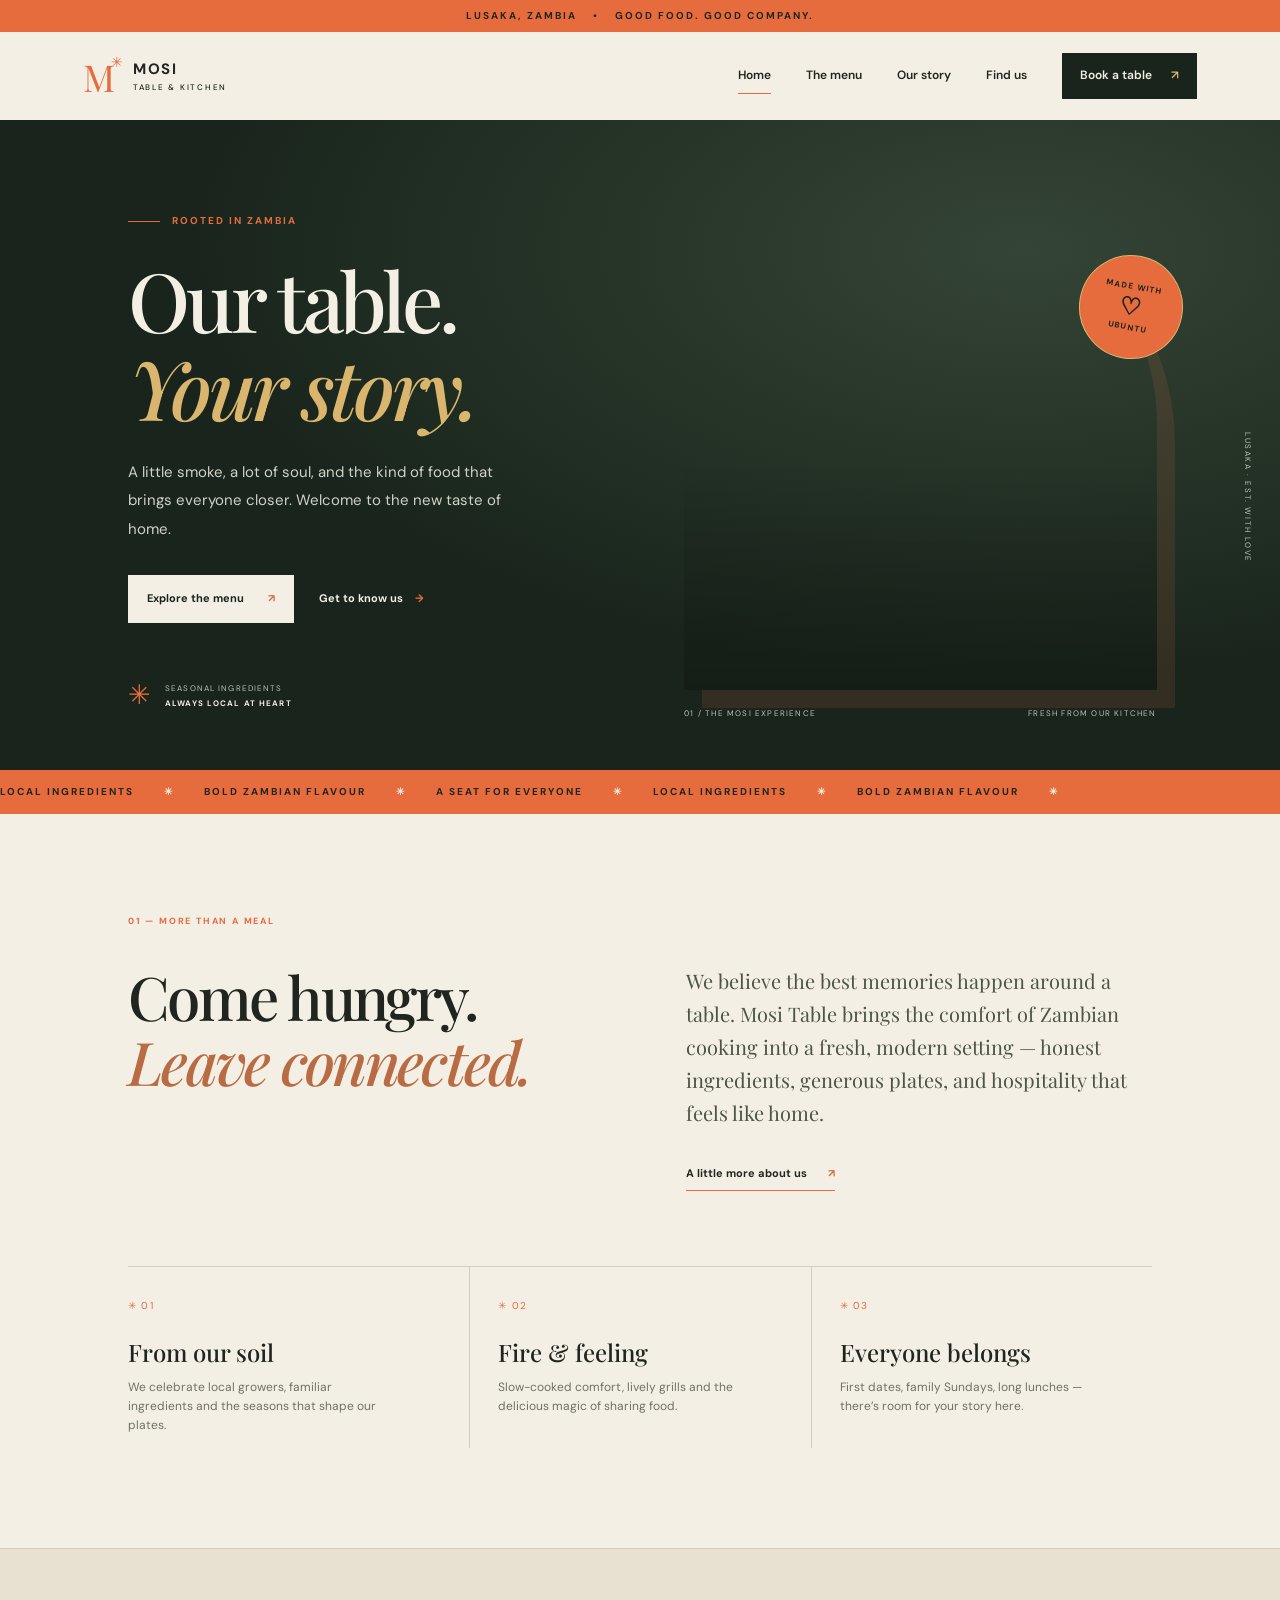
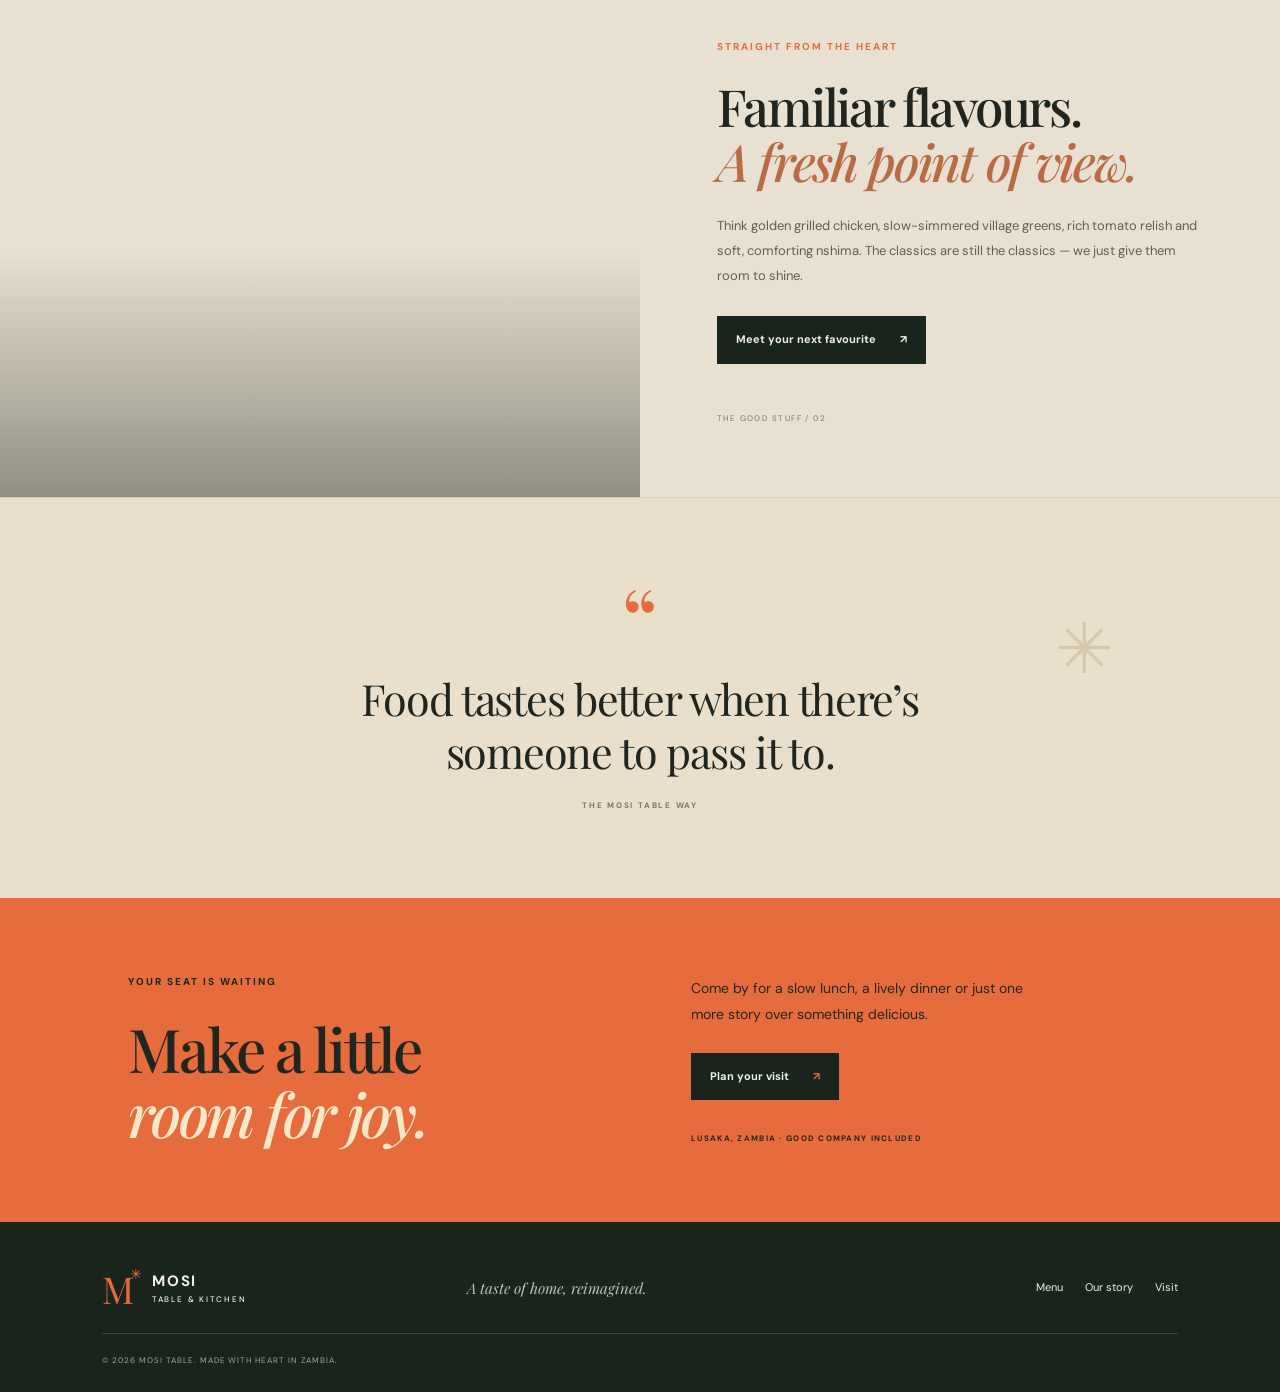
<file: index.html>
<!doctype html>
<html lang="en"><head><meta charset="utf-8"><meta name="viewport" content="width=device-width,initial-scale=1"><meta name="theme-color" content="#19251c"><meta name="description" content="Mosi Table — a contemporary Zambian kitchen celebrating fire, flavour and the generous spirit of home."><title>Mosi Table — A taste of home, reimagined</title><link rel="preconnect" href="https://fonts.googleapis.com"><link href="https://fonts.googleapis.com/css2?family=DM+Sans:wght@400;500;600;700&family=Playfair+Display:wght@500;600;700&display=swap" rel="stylesheet"><link rel="stylesheet" href="assets/css/global.css"><link rel="stylesheet" href="assets/css/home.css"><script defer src="assets/js/main.js"></script></head>
<body data-page="home"><div class="announcement">LUSAKA, ZAMBIA <span>•</span> GOOD FOOD. GOOD COMPANY.</div><header class="site-header"><a class="brand" href="index.html"><span class="brand-mark">M<span>✳</span></span><span>MOSI <small>TABLE & KITCHEN</small></span></a><button class="nav-toggle" aria-label="Open navigation" aria-expanded="false">☰</button><nav class="nav"><a class="active" href="index.html">Home</a><a href="menu.html">The menu</a><a href="story.html">Our story</a><a href="visit.html">Find us</a><a class="nav-cta" href="visit.html#booking">Book a table <span>↗</span></a></nav></header>
<main><section class="hero"><div class="hero-copy"><p class="eyebrow"><span class="eyebrow-line"></span> ROOTED IN ZAMBIA</p><h1>Our table.<br><em>Your story.</em></h1><p class="hero-lede">A little smoke, a lot of soul, and the kind of food that brings everyone closer. Welcome to the new taste of home.</p><div class="hero-actions"><a class="button button-light" href="menu.html">Explore the menu <span>↗</span></a><a class="text-link light-link" href="story.html">Get to know us <span>→</span></a></div><div class="hero-note"><span class="note-star">✳</span><span>SEASONAL INGREDIENTS<br><b>ALWAYS LOCAL AT HEART</b></span></div></div><div class="hero-visual"><div class="hero-photo" role="img" aria-label="A beautifully plated Zambian-inspired meal with grilled vegetables and nshima"></div><div class="photo-stamp"><span>MADE WITH</span><strong>♡</strong><span>UBUNTU</span></div><div class="hero-caption"><span>01 / THE MOSI EXPERIENCE</span><span>FRESH FROM OUR KITCHEN</span></div></div><div class="hero-side-label">LUSAKA · EST. WITH LOVE</div></section>
<section class="ticker" aria-label="Our values"><div>LOCAL INGREDIENTS <span>✳</span> BOLD ZAMBIAN FLAVOUR <span>✳</span> A SEAT FOR EVERYONE <span>✳</span> LOCAL INGREDIENTS <span>✳</span> BOLD ZAMBIAN FLAVOUR <span>✳</span></div></section>
<section class="intro section-pad"><div class="section-kicker">01 — MORE THAN A MEAL</div><div class="intro-grid"><h2>Come hungry.<br><em>Leave connected.</em></h2><div><p class="body-large">We believe the best memories happen around a table. Mosi Table brings the comfort of Zambian cooking into a fresh, modern setting — honest ingredients, generous plates, and hospitality that feels like home.</p><a class="under-link" href="story.html">A little more about us <span>↗</span></a></div></div><div class="value-row"><article><span>✳ 01</span><h3>From our soil</h3><p>We celebrate local growers, familiar ingredients and the seasons that shape our plates.</p></article><article><span>✳ 02</span><h3>Fire & feeling</h3><p>Slow-cooked comfort, lively grills and the delicious magic of sharing food.</p></article><article><span>✳ 03</span><h3>Everyone belongs</h3><p>First dates, family Sundays, long lunches — there’s room for your story here.</p></article></div></section>
<section class="dish-feature"><div class="dish-photo" role="img" aria-label="Zambian meal with nshima, greens and grilled chicken"></div><div class="dish-copy"><p class="eyebrow">STRAIGHT FROM THE HEART</p><h2>Familiar flavours.<br><em>A fresh point of view.</em></h2><p>Think golden grilled chicken, slow-simmered village greens, rich tomato relish and soft, comforting nshima. The classics are still the classics — we just give them room to shine.</p><a class="button button-dark" href="menu.html">Meet your next favourite <span>↗</span></a><span class="dish-number">THE GOOD STUFF / 02</span></div></section>
<section class="quote-band"><span class="quote-mark">“</span><blockquote>Food tastes better when there’s<br>someone to pass it to.</blockquote><p>THE MOSI TABLE WAY</p><span class="quote-flower">✳</span></section>
<section class="visit-strip"><div><p class="eyebrow">YOUR SEAT IS WAITING</p><h2>Make a little<br><em>room for joy.</em></h2></div><div class="visit-details"><p>Come by for a slow lunch, a lively dinner or just one more story over something delicious.</p><a class="button button-light" href="visit.html#booking">Plan your visit <span>↗</span></a><span class="visit-address">LUSAKA, ZAMBIA · GOOD COMPANY INCLUDED</span></div></section></main>
<footer class="footer"><a class="brand footer-brand" href="index.html"><span class="brand-mark">M<span>✳</span></span><span>MOSI <small>TABLE & KITCHEN</small></span></a><p>A taste of home, reimagined.</p><div class="footer-links"><a href="menu.html">Menu</a><a href="story.html">Our story</a><a href="visit.html">Visit</a></div><small>© <span data-year></span> MOSI TABLE. MADE WITH HEART IN ZAMBIA.</small></footer></body></html>
</file>
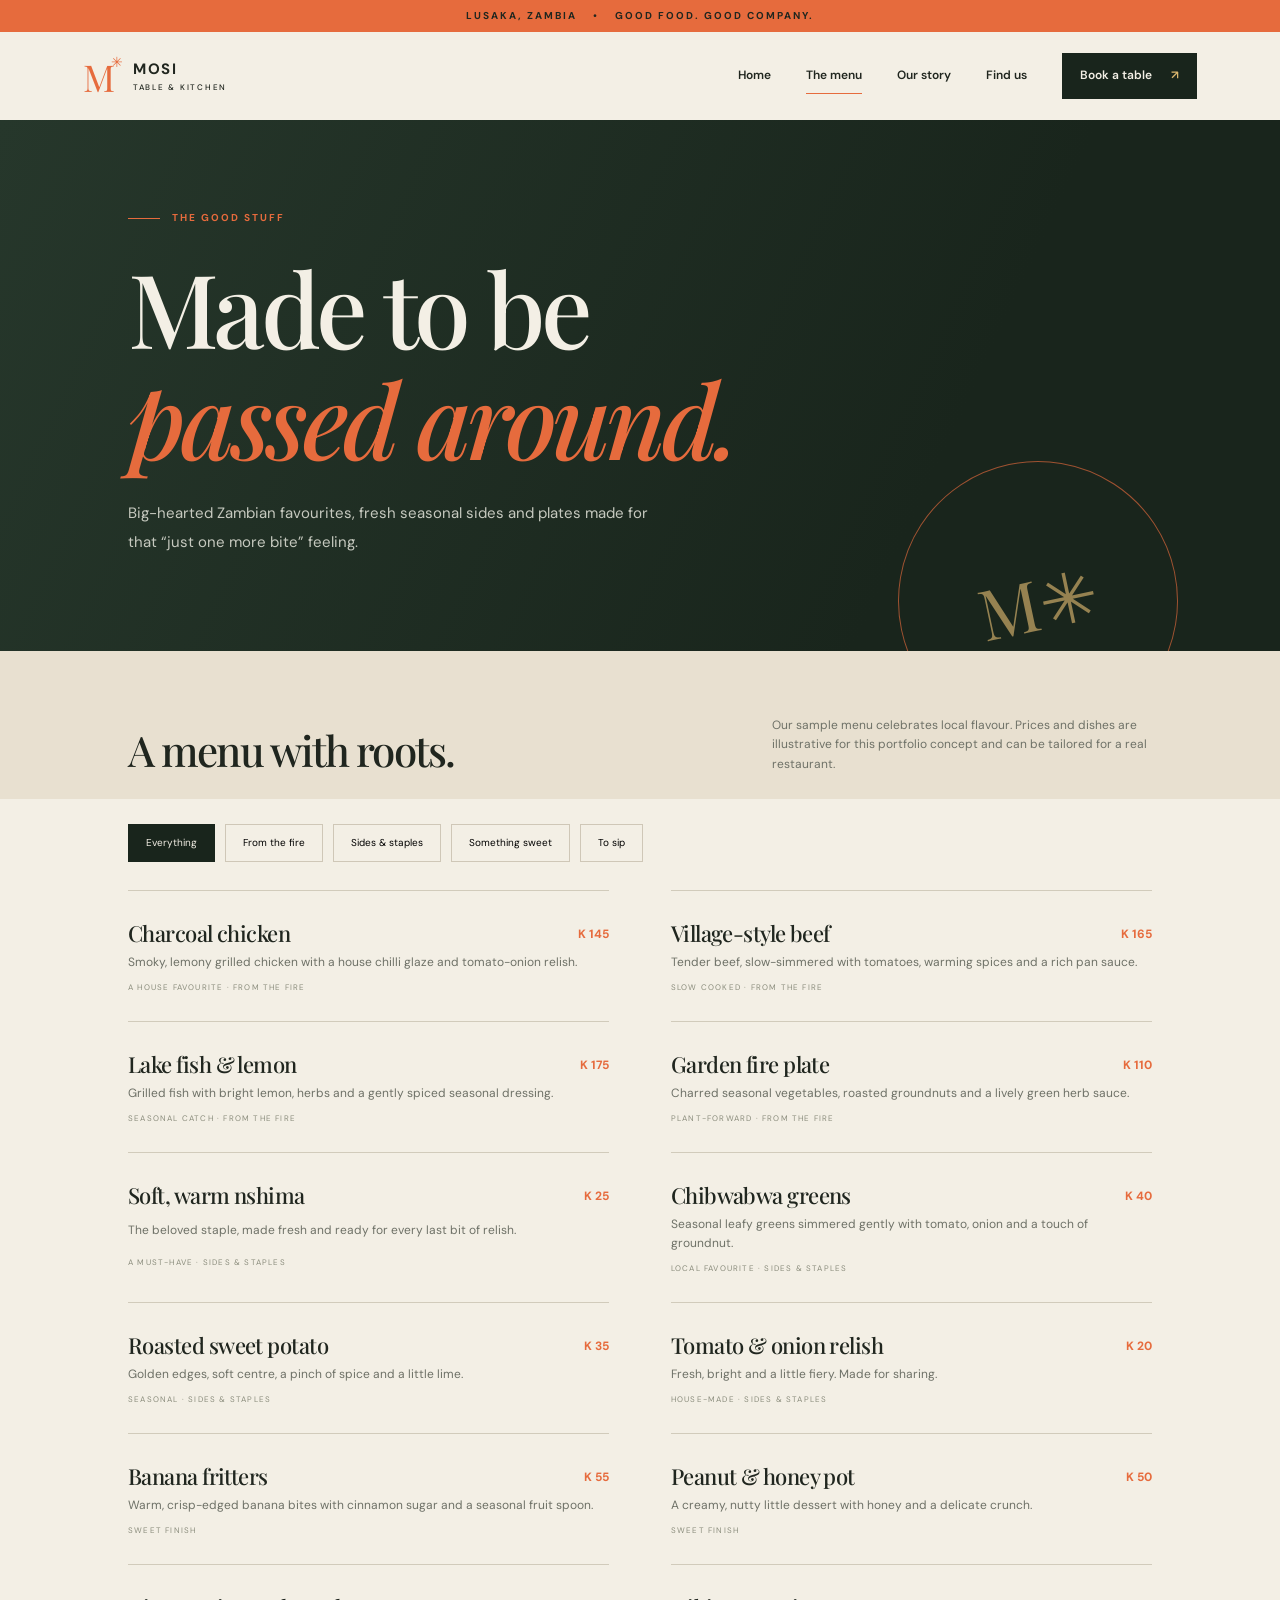
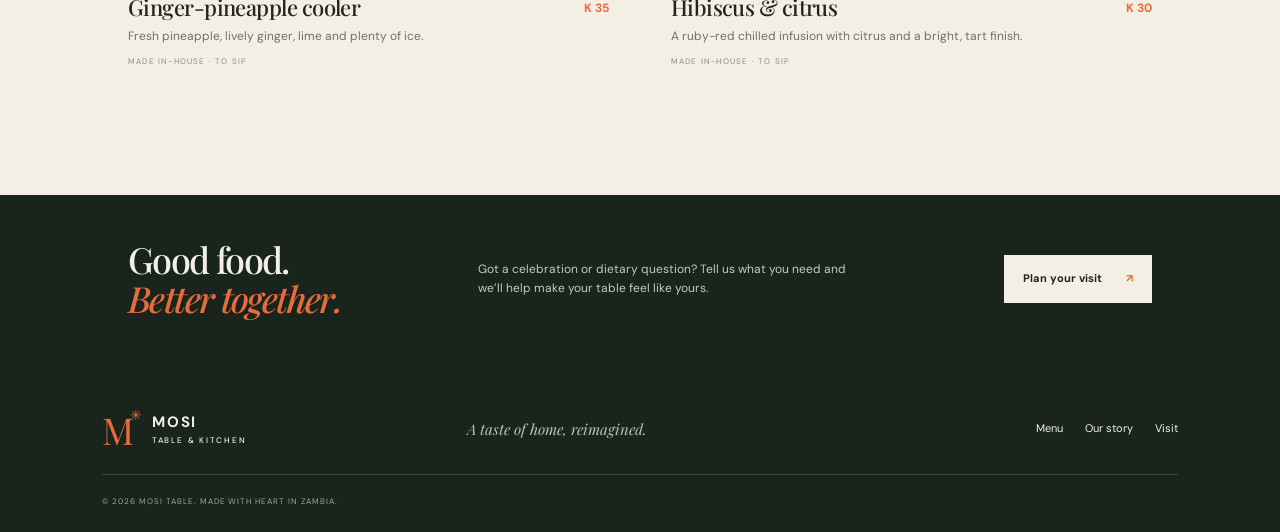
<file: menu.html>
<!doctype html><html lang="en"><head><meta charset="utf-8"><meta name="viewport" content="width=device-width,initial-scale=1"><meta name="description" content="Explore the Mosi Table menu: Zambian favourites, fire-kissed plates and something sweet."><title>The Menu — Mosi Table</title><link href="https://fonts.googleapis.com/css2?family=DM+Sans:wght@400;500;600;700&family=Playfair+Display:wght@500;600;700&display=swap" rel="stylesheet"><link rel="stylesheet" href="assets/css/global.css"><link rel="stylesheet" href="assets/css/menu.css"><script defer src="assets/js/main.js"></script></head><body data-page="menu"><div class="announcement">LUSAKA, ZAMBIA <span>•</span> GOOD FOOD. GOOD COMPANY.</div><header class="site-header"><a class="brand" href="index.html"><span class="brand-mark">M<span>✳</span></span><span>MOSI <small>TABLE & KITCHEN</small></span></a><button class="nav-toggle" aria-label="Open navigation" aria-expanded="false">☰</button><nav class="nav"><a href="index.html">Home</a><a class="active" href="menu.html">The menu</a><a href="story.html">Our story</a><a href="visit.html">Find us</a><a class="nav-cta" href="visit.html#booking">Book a table <span>↗</span></a></nav></header><main><section class="page-hero"><p class="eyebrow"><span class="eyebrow-line"></span> THE GOOD STUFF</p><h1>Made to be<br><em>passed around.</em></h1><p>Big-hearted Zambian favourites, fresh seasonal sides and plates made for that “just one more bite” feeling.</p><div class="page-orbit">M✳</div></section><section class="menu-intro"><h2>A menu with roots.</h2><p>Our sample menu celebrates local flavour. Prices and dishes are illustrative for this portfolio concept and can be tailored for a real restaurant.</p></section><section class="menu-board"><div class="menu-tabs" role="group" aria-label="Filter menu categories"><button class="active" data-filter="all" aria-pressed="true">Everything</button><button data-filter="plates" aria-pressed="false">From the fire</button><button data-filter="sides" aria-pressed="false">Sides & staples</button><button data-filter="sweet" aria-pressed="false">Something sweet</button><button data-filter="drinks" aria-pressed="false">To sip</button></div><div class="menu-grid"><article class="menu-item" data-category="plates"><h3>Charcoal chicken</h3><span class="price">K 145</span><p>Smoky, lemony grilled chicken with a house chilli glaze and tomato-onion relish.</p><span class="tag">A house favourite · From the fire</span></article><article class="menu-item" data-category="plates"><h3>Village-style beef</h3><span class="price">K 165</span><p>Tender beef, slow-simmered with tomatoes, warming spices and a rich pan sauce.</p><span class="tag">Slow cooked · From the fire</span></article><article class="menu-item" data-category="plates"><h3>Lake fish & lemon</h3><span class="price">K 175</span><p>Grilled fish with bright lemon, herbs and a gently spiced seasonal dressing.</p><span class="tag">Seasonal catch · From the fire</span></article><article class="menu-item" data-category="plates"><h3>Garden fire plate</h3><span class="price">K 110</span><p>Charred seasonal vegetables, roasted groundnuts and a lively green herb sauce.</p><span class="tag">Plant-forward · From the fire</span></article><article class="menu-item" data-category="sides"><h3>Soft, warm nshima</h3><span class="price">K 25</span><p>The beloved staple, made fresh and ready for every last bit of relish.</p><span class="tag">A must-have · Sides & staples</span></article><article class="menu-item" data-category="sides"><h3>Chibwabwa greens</h3><span class="price">K 40</span><p>Seasonal leafy greens simmered gently with tomato, onion and a touch of groundnut.</p><span class="tag">Local favourite · Sides & staples</span></article><article class="menu-item" data-category="sides"><h3>Roasted sweet potato</h3><span class="price">K 35</span><p>Golden edges, soft centre, a pinch of spice and a little lime.</p><span class="tag">Seasonal · Sides & staples</span></article><article class="menu-item" data-category="sides"><h3>Tomato & onion relish</h3><span class="price">K 20</span><p>Fresh, bright and a little fiery. Made for sharing.</p><span class="tag">House-made · Sides & staples</span></article><article class="menu-item" data-category="sweet"><h3>Banana fritters</h3><span class="price">K 55</span><p>Warm, crisp-edged banana bites with cinnamon sugar and a seasonal fruit spoon.</p><span class="tag">Sweet finish</span></article><article class="menu-item" data-category="sweet"><h3>Peanut & honey pot</h3><span class="price">K 50</span><p>A creamy, nutty little dessert with honey and a delicate crunch.</p><span class="tag">Sweet finish</span></article><article class="menu-item" data-category="drinks"><h3>Ginger-pineapple cooler</h3><span class="price">K 35</span><p>Fresh pineapple, lively ginger, lime and plenty of ice.</p><span class="tag">Made in-house · To sip</span></article><article class="menu-item" data-category="drinks"><h3>Hibiscus & citrus</h3><span class="price">K 30</span><p>A ruby-red chilled infusion with citrus and a bright, tart finish.</p><span class="tag">Made in-house · To sip</span></article></div></section><section class="menu-note"><h2>Good food.<br><em>Better together.</em></h2><p>Got a celebration or dietary question? Tell us what you need and we’ll help make your table feel like yours.</p><a class="button button-light" href="visit.html#booking">Plan your visit <span>↗</span></a></section></main><footer class="footer"><a class="brand footer-brand" href="index.html"><span class="brand-mark">M<span>✳</span></span><span>MOSI <small>TABLE & KITCHEN</small></span></a><p>A taste of home, reimagined.</p><div class="footer-links"><a href="menu.html">Menu</a><a href="story.html">Our story</a><a href="visit.html">Visit</a></div><small>© <span data-year></span> MOSI TABLE. MADE WITH HEART IN ZAMBIA.</small></footer></body></html>
</file>
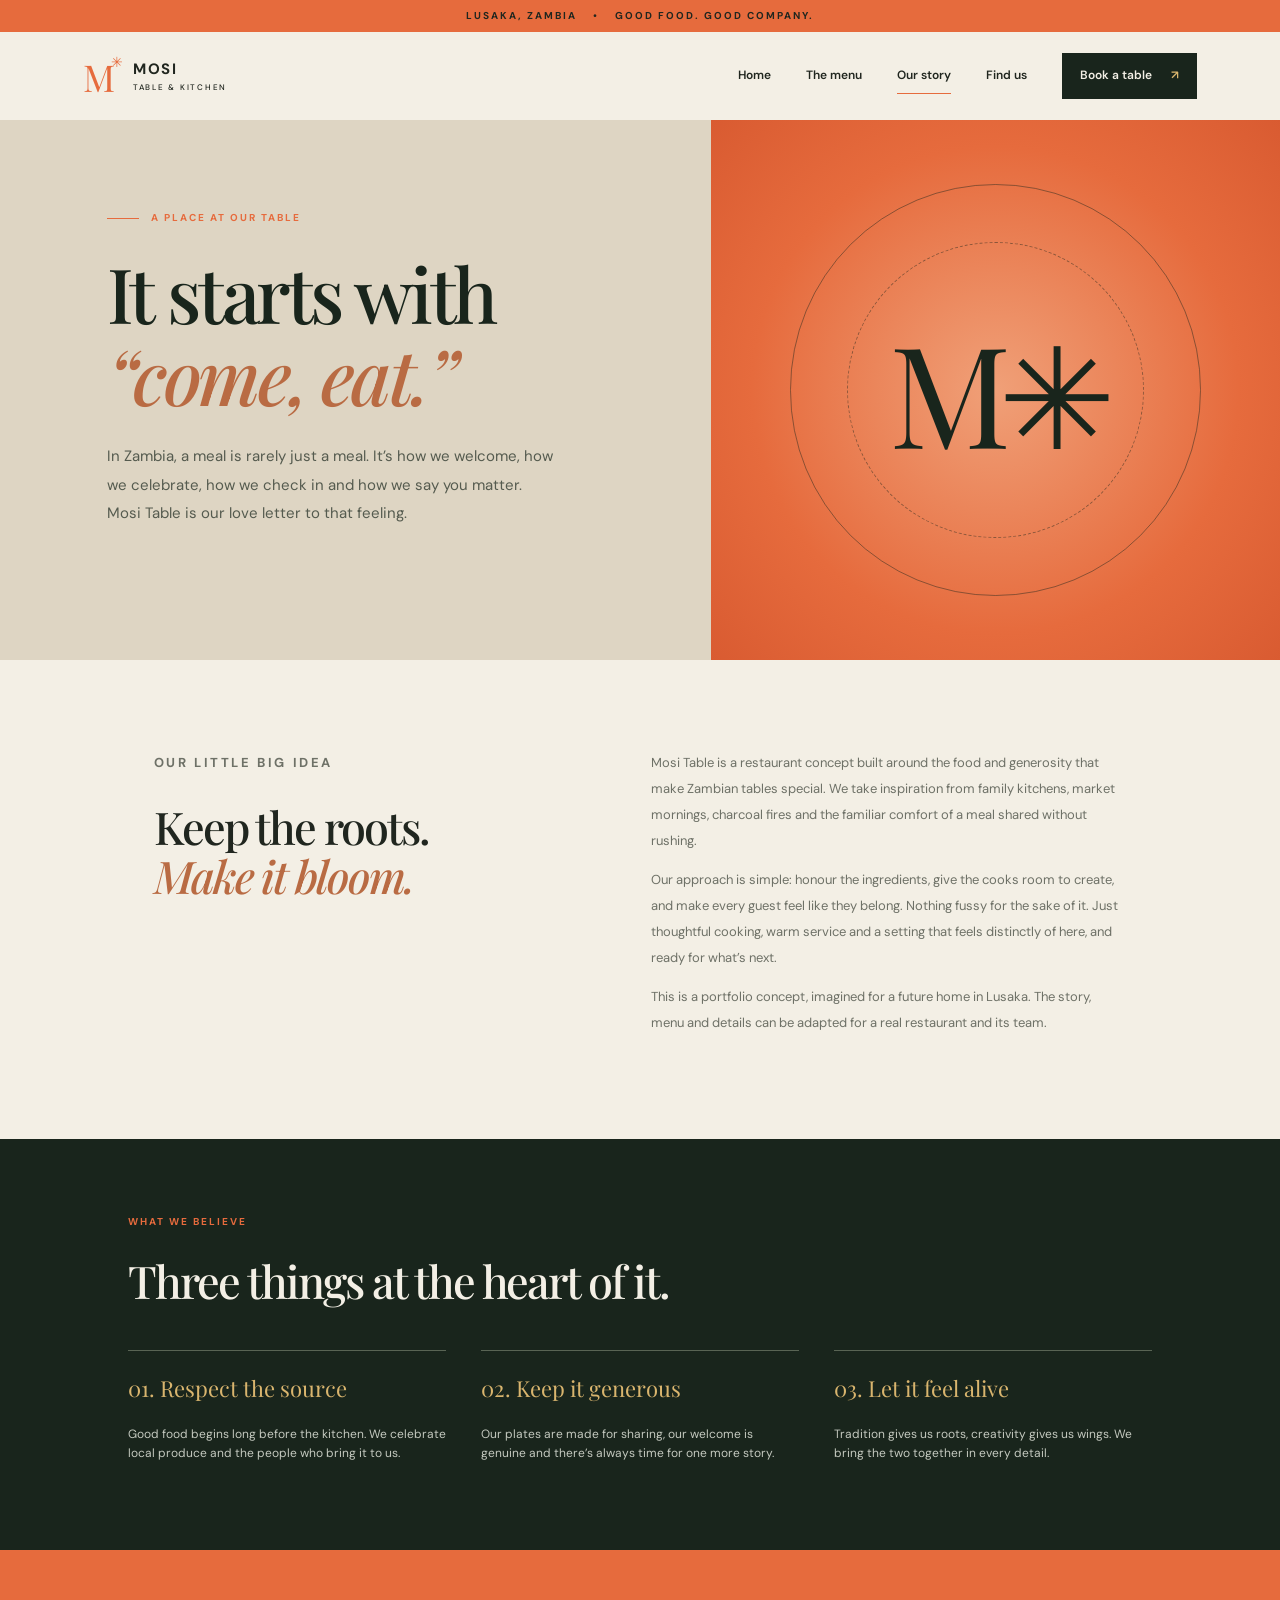
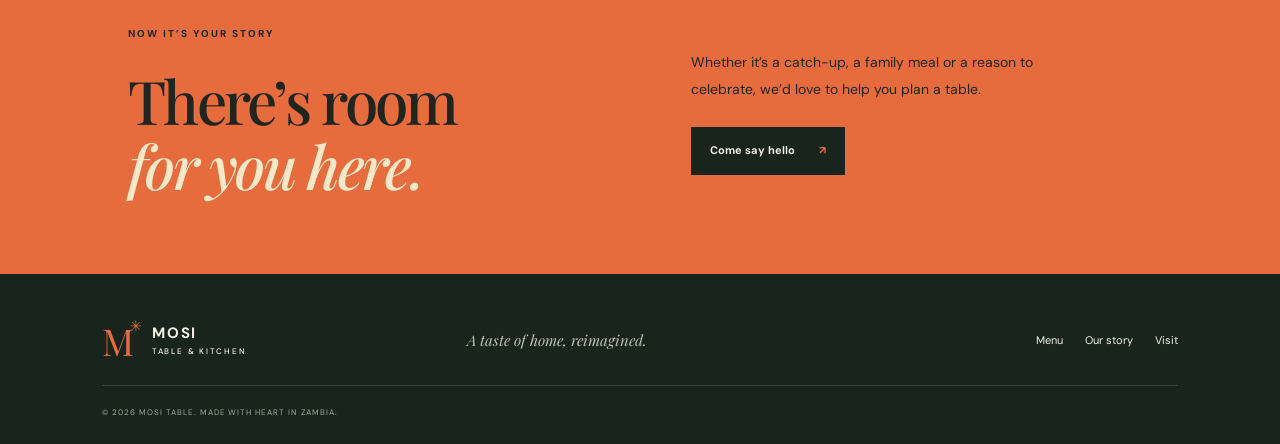
<file: story.html>
<!doctype html><html lang="en"><head><meta charset="utf-8"><meta name="viewport" content="width=device-width,initial-scale=1"><meta name="description" content="The story behind Mosi Table, a contemporary Zambian restaurant concept rooted in community and local flavour."><title>Our Story — Mosi Table</title><link href="https://fonts.googleapis.com/css2?family=DM+Sans:wght@400;500;600;700&family=Playfair+Display:wght@500;600;700&display=swap" rel="stylesheet"><link rel="stylesheet" href="assets/css/global.css"><link rel="stylesheet" href="assets/css/story.css"><script defer src="assets/js/main.js"></script></head><body data-page="story"><div class="announcement">LUSAKA, ZAMBIA <span>•</span> GOOD FOOD. GOOD COMPANY.</div><header class="site-header"><a class="brand" href="index.html"><span class="brand-mark">M<span>✳</span></span><span>MOSI <small>TABLE & KITCHEN</small></span></a><button class="nav-toggle" aria-label="Open navigation" aria-expanded="false">☰</button><nav class="nav"><a href="index.html">Home</a><a href="menu.html">The menu</a><a class="active" href="story.html">Our story</a><a href="visit.html">Find us</a><a class="nav-cta" href="visit.html#booking">Book a table <span>↗</span></a></nav></header><main><section class="story-hero"><div class="story-hero-copy"><p class="eyebrow"><span class="eyebrow-line"></span> A PLACE AT OUR TABLE</p><h1>It starts with<br><em>“come, eat.”</em></h1><p>In Zambia, a meal is rarely just a meal. It’s how we welcome, how we celebrate, how we check in and how we say you matter. Mosi Table is our love letter to that feeling.</p></div><div class="story-art" aria-label="Original abstract Mosi Table brand artwork"><span>M✳</span></div></section><section class="story-columns"><div><p class="eyebrow">OUR LITTLE BIG IDEA</p><h2>Keep the roots.<br><em>Make it bloom.</em></h2></div><div><p>Mosi Table is a restaurant concept built around the food and generosity that make Zambian tables special. We take inspiration from family kitchens, market mornings, charcoal fires and the familiar comfort of a meal shared without rushing.</p><p>Our approach is simple: honour the ingredients, give the cooks room to create, and make every guest feel like they belong. Nothing fussy for the sake of it. Just thoughtful cooking, warm service and a setting that feels distinctly of here, and ready for what’s next.</p><p>This is a portfolio concept, imagined for a future home in Lusaka. The story, menu and details can be adapted for a real restaurant and its team.</p></div></section><section class="story-values"><p class="eyebrow">WHAT WE BELIEVE</p><h2>Three things at the heart of it.</h2><div class="story-value-grid"><article><h3>01. Respect the source</h3><p>Good food begins long before the kitchen. We celebrate local produce and the people who bring it to us.</p></article><article><h3>02. Keep it generous</h3><p>Our plates are made for sharing, our welcome is genuine and there’s always time for one more story.</p></article><article><h3>03. Let it feel alive</h3><p>Tradition gives us roots, creativity gives us wings. We bring the two together in every detail.</p></article></div></section><section class="visit-strip"><div><p class="eyebrow">NOW IT’S YOUR STORY</p><h2>There’s room<br><em>for you here.</em></h2></div><div class="visit-details"><p>Whether it’s a catch-up, a family meal or a reason to celebrate, we’d love to help you plan a table.</p><a class="button button-light" href="visit.html#booking">Come say hello <span>↗</span></a></div></section></main><footer class="footer"><a class="brand footer-brand" href="index.html"><span class="brand-mark">M<span>✳</span></span><span>MOSI <small>TABLE & KITCHEN</small></span></a><p>A taste of home, reimagined.</p><div class="footer-links"><a href="menu.html">Menu</a><a href="story.html">Our story</a><a href="visit.html">Visit</a></div><small>© <span data-year></span> MOSI TABLE. MADE WITH HEART IN ZAMBIA.</small></footer></body></html>
</file>
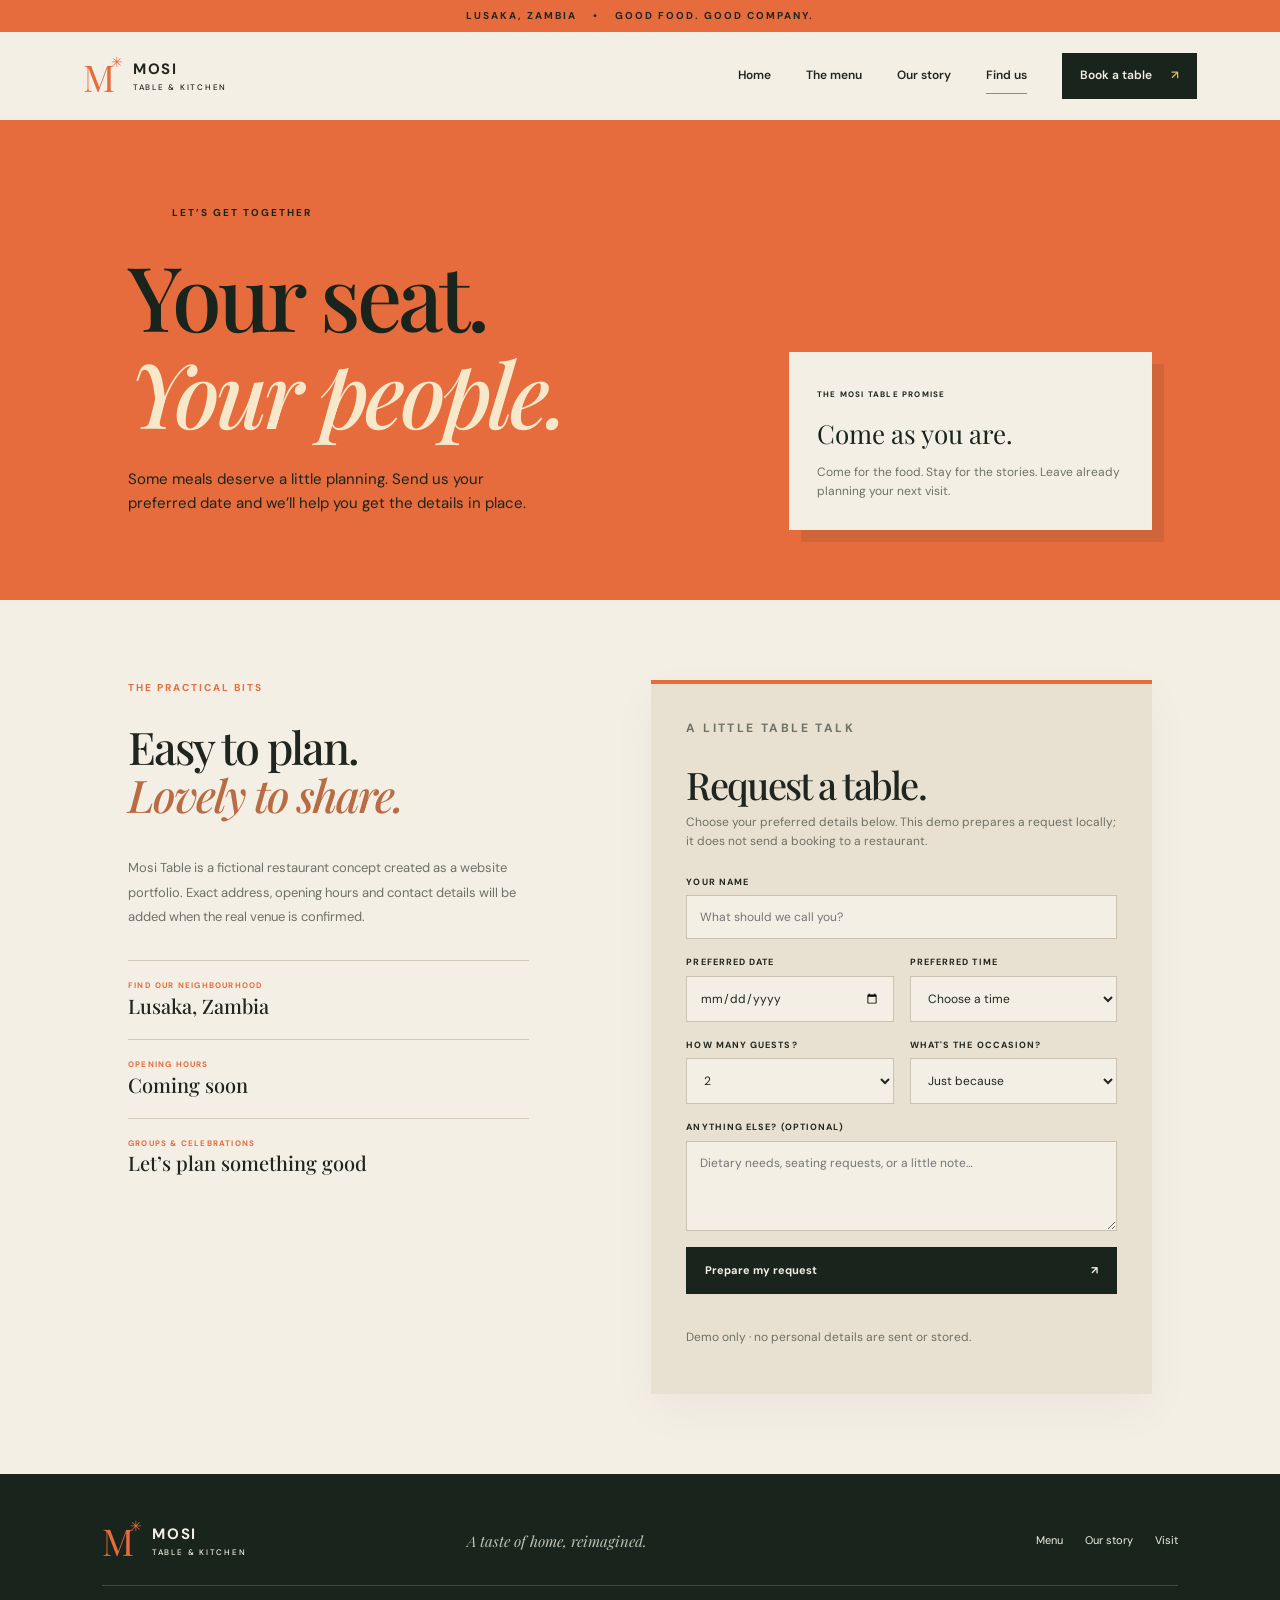
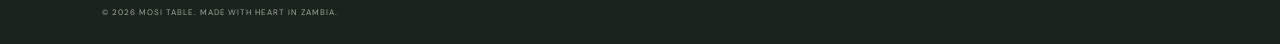
<file: visit.html>
<!doctype html><html lang="en"><head><meta charset="utf-8"><meta name="viewport" content="width=device-width,initial-scale=1"><meta name="description" content="Plan your visit to Mosi Table, a Zambian restaurant concept in Lusaka."><title>Find Us — Mosi Table</title><link href="https://fonts.googleapis.com/css2?family=DM+Sans:wght@400;500;600;700&family=Playfair+Display:wght@500;600;700&display=swap" rel="stylesheet"><link rel="stylesheet" href="assets/css/global.css"><link rel="stylesheet" href="assets/css/visit.css"><script defer src="assets/js/main.js"></script></head><body data-page="visit"><div class="announcement">LUSAKA, ZAMBIA <span>•</span> GOOD FOOD. GOOD COMPANY.</div><header class="site-header"><a class="brand" href="index.html"><span class="brand-mark">M<span>✳</span></span><span>MOSI <small>TABLE & KITCHEN</small></span></a><button class="nav-toggle" aria-label="Open navigation" aria-expanded="false">☰</button><nav class="nav"><a href="index.html">Home</a><a href="menu.html">The menu</a><a href="story.html">Our story</a><a class="active" href="visit.html">Find us</a><a class="nav-cta" href="#booking">Book a table <span>↗</span></a></nav></header><main><section class="visit-hero"><div><p class="eyebrow"><span class="eyebrow-line"></span> LET’S GET TOGETHER</p><h1>Your seat.<br><em>Your people.</em></h1><p>Some meals deserve a little planning. Send us your preferred date and we’ll help you get the details in place.</p></div><aside class="visit-card"><small>THE MOSI TABLE PROMISE</small><h3>Come as you are.</h3><p>Come for the food. Stay for the stories. Leave already planning your next visit.</p></aside></section><section class="visit-content"><div><p class="eyebrow">THE PRACTICAL BITS</p><h2>Easy to plan.<br><em>Lovely to share.</em></h2><p style="color:var(--muted);font-size:13px;line-height:1.9">Mosi Table is a fictional restaurant concept created as a website portfolio. Exact address, opening hours and contact details will be added when the real venue is confirmed.</p><div class="contact-list"><div><small>FIND OUR NEIGHBOURHOOD</small><strong>Lusaka, Zambia</strong></div><div><small>OPENING HOURS</small><strong>Coming soon</strong></div><div><small>GROUPS & CELEBRATIONS</small><strong>Let’s plan something good</strong></div></div></div><div class="booking-panel" id="booking"><p class="eyebrow">A LITTLE TABLE TALK</p><h2>Request a table.</h2><p>Choose your preferred details below. This demo prepares a request locally; it does not send a booking to a restaurant.</p><form class="booking-form"><div class="field full"><label for="name">YOUR NAME</label><input id="name" name="name" autocomplete="name" placeholder="What should we call you?" required></div><div class="field"><label for="date">PREFERRED DATE</label><input id="date" name="date" type="date" required></div><div class="field"><label for="time">PREFERRED TIME</label><select id="time" name="time" required><option value="">Choose a time</option><option>12:00</option><option>13:00</option><option>14:00</option><option>17:00</option><option>18:00</option><option>19:00</option><option>20:00</option></select></div><div class="field"><label for="guests">HOW MANY GUESTS?</label><select id="guests" name="guests"><option>1</option><option selected>2</option><option>3</option><option>4</option><option>5</option><option>6</option><option>7+</option></select></div><div class="field"><label for="occasion">WHAT'S THE OCCASION?</label><select id="occasion" name="occasion"><option>Just because</option><option>Family meal</option><option>Birthday</option><option>Something special</option><option>Work lunch</option></select></div><div class="field full"><label for="notes">ANYTHING ELSE? (OPTIONAL)</label><textarea id="notes" name="notes" placeholder="Dietary needs, seating requests, or a little note…"></textarea></div><button class="button button-dark" type="submit">Prepare my request <span>↗</span></button><p class="form-message" aria-live="polite"></p></form><p class="visit-footnote">Demo only · no personal details are sent or stored.</p></div></section></main><footer class="footer"><a class="brand footer-brand" href="index.html"><span class="brand-mark">M<span>✳</span></span><span>MOSI <small>TABLE & KITCHEN</small></span></a><p>A taste of home, reimagined.</p><div class="footer-links"><a href="menu.html">Menu</a><a href="story.html">Our story</a><a href="visit.html">Visit</a></div><small>© <span data-year></span> MOSI TABLE. MADE WITH HEART IN ZAMBIA.</small></footer></body></html>
</file>
<file: assets/css/global.css>
:root{--forest:#19251c;--cream:#f3efe5;--paper:#e8e0d0;--ink:#20261f;--muted:#6e7167;--serif:'Playfair Display',Georgia,serif;--sans:'DM Sans',Arial,sans-serif;--orange:#e66b3d;--gold:#d9b56e}*{box-sizing:border-box}html{scroll-behavior:smooth}body{margin:0;background:var(--cream);color:var(--ink);font:15px/1.6 var(--sans)}a{color:inherit;text-decoration:none}button{font:inherit}.announcement{background:var(--orange);text-align:center;padding:8px;font-size:10px;letter-spacing:.2em;font-weight:700}.announcement span{padding:0 12px}.site-header{height:88px;padding:0 6.5%;display:flex;align-items:center;justify-content:space-between;background:var(--cream);position:relative;z-index:10}.brand{display:flex;align-items:center;gap:10px;font-weight:700;letter-spacing:.12em;font-size:15px;line-height:1.2}.brand small{display:block;font-size:8px;letter-spacing:.22em;margin-top:5px;font-weight:500}.brand-mark{font:37px var(--serif);letter-spacing:-.12em;color:var(--orange)}.brand-mark span{font-size:14px;vertical-align:top;letter-spacing:0}.nav{display:flex;align-items:center;gap:35px;font-size:12px;font-weight:600}.nav>a:not(.nav-cta){padding:8px 0;border-bottom:1px solid transparent}.nav>a.active,.nav>a:hover{border-color:var(--orange)}.nav-cta{background:var(--forest);color:var(--cream);padding:13px 18px}.nav-cta span{padding-left:16px;color:var(--gold)}.nav-toggle{display:none;border:0;background:none;font-size:24px}.hero{min-height:650px;background:var(--forest);color:var(--cream);display:grid;grid-template-columns:1fr 1fr;position:relative;overflow:hidden;padding:65px 8% 50px 10%}.hero-copy{padding:28px 4% 35px 0;position:relative;z-index:2}.eyebrow{font-size:10px;letter-spacing:.2em;font-weight:700;color:var(--orange);display:flex;align-items:center;gap:12px;margin:0 0 26px}.eyebrow-line{display:inline-block;width:32px;height:1px;background:var(--orange)}h1,h2,h3,p{margin-top:0}h1,h2{font-family:var(--serif);font-weight:500;letter-spacing:-.045em;line-height:1.08}h1{font-size:clamp(54px,6.4vw,90px);margin-bottom:26px}h1 em,h2 em{font-weight:500;color:var(--gold)}.hero-lede{max-width:390px;color:#d0d1c7;font-size:15px;line-height:1.9}.hero-actions{display:flex;align-items:center;gap:25px;margin-top:32px}.button{display:inline-flex;align-items:center;justify-content:space-between;gap:24px;padding:15px 19px;font-size:11px;font-weight:700;transition:transform .2s}.button:hover{transform:translateY(-3px)}.button-light{background:var(--cream);color:var(--forest)}.button-light span{color:var(--orange)}.button-dark{background:var(--forest);color:var(--cream)}.text-link{font-size:11px;font-weight:700}.text-link span{margin-left:9px;color:var(--orange)}.light-link{color:var(--cream)}.hero-note{display:flex;align-items:center;gap:13px;position:absolute;bottom:0;font-size:8px;letter-spacing:.14em;line-height:1.8;color:#b7c0b5}.hero-note b{color:var(--cream)}.note-star{font-size:27px;color:var(--orange)}.hero-visual{position:relative;min-height:500px}.hero-photo{position:absolute;inset:0 4% 30px 6%;background:url('https://images.unsplash.com/photo-1547592180-85f173990554?auto=format&fit=crop&w=1100&q=85') center/cover;border-radius:48% 48% 0 0;filter:saturate(.88)}.hero-photo:after,.dish-photo:after{content:"";position:absolute;inset:0;background:linear-gradient(180deg,transparent 55%,#0c140d66)}.photo-stamp{position:absolute;right:-1%;top:13%;width:104px;height:104px;border:1px solid var(--gold);border-radius:50%;display:flex;align-items:center;justify-content:center;flex-direction:column;background:var(--orange);color:var(--forest);transform:rotate(10deg);font-size:8px;letter-spacing:.15em;font-weight:700}.photo-stamp strong{font-size:24px;line-height:1.2}.hero-caption{position:absolute;bottom:0;left:6%;right:4%;display:flex;justify-content:space-between;color:#b9c1b5;font-size:8px;letter-spacing:.15em}.hero-side-label{position:absolute;right:2%;top:48%;writing-mode:vertical-rl;font-size:8px;letter-spacing:.2em;color:#b9c1b5}.ticker{overflow:hidden;background:var(--orange);padding:14px 0;white-space:nowrap;font-size:10px;letter-spacing:.16em;font-weight:700}.ticker div{min-width:max-content;animation:marquee 28s linear infinite}.ticker span{padding:0 26px;color:var(--cream)}@keyframes marquee{to{transform:translateX(-30%)}}.section-pad{padding:100px 10%}.section-kicker{font-size:9px;letter-spacing:.2em;color:var(--orange);font-weight:700;margin-bottom:36px}.intro-grid{display:grid;grid-template-columns:1fr 1fr;gap:9%;align-items:start}.intro h2,.dish-copy h2,.visit-strip h2{font-size:clamp(39px,4.7vw,62px);margin-bottom:0}.intro h2 em,.dish-copy h2 em,.visit-strip h2 em{color:#b96b43}.body-large{font:20px/1.65 var(--serif);color:#4d554a}.under-link{display:inline-block;margin-top:16px;border-bottom:1px solid var(--orange);padding-bottom:7px;font-size:11px;font-weight:700}.under-link span{margin-left:18px;color:var(--orange)}.value-row{margin-top:75px;display:grid;grid-template-columns:repeat(3,1fr);border-top:1px solid #d4cebf}.value-row article{padding:25px 26px 0 0}.value-row article+article{border-left:1px solid #d4cebf;padding-left:28px}.value-row article>span{color:var(--orange);font-size:10px;letter-spacing:.12em}.value-row h3{font:500 24px var(--serif);margin:20px 0 10px}.value-row p{color:var(--muted);font-size:12px;max-width:270px}.dish-feature{display:grid;grid-template-columns:1fr 1fr;background:var(--paper);min-height:550px}.dish-photo{position:relative;min-height:480px;background:url('https://images.unsplash.com/photo-1547592180-745d643a9c73?auto=format&fit=crop&w=1200&q=85') center/cover}.dish-copy{padding:90px 13% 70px 12%;position:relative}.dish-copy .eyebrow{margin-bottom:24px}.dish-copy h2{font-size:clamp(36px,4vw,55px)}.dish-copy>p:not(.eyebrow){margin:25px 0 28px;color:#5c6055;font-size:13px;line-height:1.9}.dish-number{display:block;margin-top:48px;font-size:8px;letter-spacing:.18em;color:#77786b}.quote-band{text-align:center;padding:84px 20px 78px;position:relative;overflow:hidden;background:#e9dfca}.quote-mark{font:90px var(--serif);line-height:.8;color:var(--orange)}.quote-band blockquote{font:clamp(27px,3.5vw,43px)/1.25 var(--serif);margin:10px 0 20px;letter-spacing:-.03em}.quote-band p{font-size:8px;letter-spacing:.22em;font-weight:700;color:#78786b}.quote-flower{position:absolute;right:13%;top:24%;font-size:70px;color:#d6c8aa}.visit-strip{background:var(--orange);padding:76px 10%;display:grid;grid-template-columns:1fr 1fr;gap:10%;align-items:center}.visit-strip .eyebrow{color:var(--forest)}.visit-strip h2 em{color:#f8e8ca}.visit-details p{max-width:350px;font-size:14px;line-height:1.9;margin-bottom:25px}.visit-strip .button-light{background:var(--forest);color:var(--cream)}.visit-strip .button-light span{color:var(--orange)}.visit-address{display:block;margin-top:32px;font-size:8px;letter-spacing:.16em;font-weight:700}.footer{background:var(--forest);color:var(--cream);padding:42px 8% 25px;display:grid;grid-template-columns:1fr 1fr 1fr;align-items:center;gap:20px}.footer-brand .brand-mark{color:var(--orange)}.footer>p{font:italic 15px var(--serif);color:#bdc1b4;margin:0}.footer-links{display:flex;justify-content:flex-end;gap:22px;font-size:11px}.footer>small{grid-column:1/-1;border-top:1px solid #3b493d;padding-top:20px;color:#9ea79b;font-size:8px;letter-spacing:.12em}.page-hero{padding:90px 10% 80px;background:var(--forest);color:var(--cream);position:relative;overflow:hidden}.page-hero h1{max-width:800px;font-size:clamp(54px,8vw,105px)}.page-hero p:not(.eyebrow){max-width:520px;color:#c6c9bf;line-height:1.9}.page-hero .page-orbit{position:absolute;right:8%;bottom:-90px;border:1px solid #657260;width:280px;height:280px;border-radius:50%;display:grid;place-items:center;color:var(--gold);font:70px var(--serif);opacity:.65}.menu-intro{display:flex;justify-content:space-between;align-items:end;gap:30px;padding:65px 10% 25px}.menu-intro h2{font-size:42px;margin:0}.menu-intro p{max-width:380px;color:var(--muted);font-size:12px;margin:0}.menu-board{padding:25px 10% 100px}.menu-tabs{display:flex;gap:10px;flex-wrap:wrap;margin-bottom:28px}.menu-tabs button{border:1px solid #cfc7b7;background:transparent;padding:10px 17px;font-size:10px;cursor:pointer}.menu-tabs button.active,.menu-tabs button:hover{background:var(--forest);color:var(--cream);border-color:var(--forest)}.menu-grid{display:grid;grid-template-columns:repeat(2,1fr);gap:0 6%}.menu-item{padding:24px 0;border-top:1px solid #d1cbbb;display:grid;grid-template-columns:1fr auto;gap:5px 20px}.menu-item h3{font:500 22px var(--serif);margin:0}.menu-item .price{font-size:12px;font-weight:700;color:var(--orange);padding-top:7px}.menu-item p{grid-column:1/-1;margin:0;color:var(--muted);font-size:12px}.menu-item .tag{grid-column:1/-1;font-size:8px;letter-spacing:.15em;color:#8b8d7d;text-transform:uppercase;margin-top:4px}.menu-note{background:var(--forest);color:var(--cream);padding:45px 10%;display:flex;justify-content:space-between;align-items:center;gap:25px}.menu-note h2{font-size:36px;margin:0}.menu-note p{max-width:390px;color:#c6c9bf;font-size:12px;margin:0}.story-hero{background:#d9d1bf;color:var(--forest);display:grid;grid-template-columns:1fr .8fr;min-height:540px}.story-hero-copy{padding:90px 8% 70px 15%}.story-hero-copy h1{font-size:clamp(48px,6vw,76px)}.story-hero-copy p:not(.eyebrow){max-width:450px;color:#555b4f;line-height:1.9}.story-art{background:var(--orange);position:relative;overflow:hidden;min-height:400px;display:grid;place-items:center}.story-art:before,.story-art:after{content:"";position:absolute;border:1px solid #19251c73;border-radius:50%;width:360px;height:360px}.story-art:after{width:250px;height:250px}.story-art span{font:clamp(80px,11vw,145px) var(--serif);color:var(--forest);z-index:1;letter-spacing:-.1em}.story-columns{padding:90px 12%;display:grid;grid-template-columns:.8fr 1fr;gap:12%}.story-columns h2{font-size:45px}.story-columns p{font-size:13px;color:var(--muted);line-height:2}.story-values{background:var(--forest);color:var(--cream);padding:75px 10%}.story-values h2{font-size:45px}.story-value-grid{display:grid;grid-template-columns:repeat(3,1fr);gap:35px;margin-top:45px}.story-value-grid h3{font:24px var(--serif);color:var(--gold)}.story-value-grid p{font-size:12px;color:#c4c9bf}.visit-hero{background:var(--orange);color:var(--forest);padding:85px 10% 70px;display:grid;grid-template-columns:1fr .65fr;gap:10%;align-items:end}.visit-hero h1{font-size:clamp(55px,7vw,92px)}.visit-hero p{max-width:420px}.visit-hero .eyebrow{color:var(--forest)}.visit-card{background:var(--cream);padding:28px}.visit-card small{font-size:8px;letter-spacing:.15em;font-weight:700}.visit-card h3{font:26px var(--serif);margin:12px 0}.visit-card p{font-size:12px;color:var(--muted);margin:0}.visit-content{padding:80px 10%;display:grid;grid-template-columns:.8fr 1fr;gap:12%}.visit-content h2{font-size:45px}.contact-list{margin-top:30px}.contact-list div{padding:18px 0;border-top:1px solid #d1cbbb}.contact-list small{display:block;font-size:8px;letter-spacing:.15em;color:var(--orange);font-weight:700}.contact-list strong{font:20px var(--serif);font-weight:500}.booking-panel{background:var(--paper);padding:35px}.booking-panel h2{font-size:38px;margin-bottom:8px}.booking-panel>p{font-size:12px;color:var(--muted)}.booking-form{display:grid;grid-template-columns:1fr 1fr;gap:16px;margin-top:24px}.field{display:flex;flex-direction:column;gap:6px}.field.full{grid-column:1/-1}.field label{font-size:9px;letter-spacing:.12em;font-weight:700}.field input,.field select,.field textarea{width:100%;border:1px solid #c9c1b1;background:var(--cream);padding:13px;font:12px var(--sans);color:var(--ink);border-radius:0}.field textarea{min-height:90px;resize:vertical}.booking-form button{border:0;cursor:pointer;grid-column:1/-1;text-align:left}.form-message{font-size:12px;color:var(--forest);margin:0;grid-column:1/-1}.visit-footnote{font-size:10px;color:var(--muted);margin-top:18px}.menu-item[hidden]{display:none}body[data-page="menu"] .page-hero{background:#26372b}::selection{background:var(--orange);color:var(--forest)}@media(max-width:850px){.site-header{height:74px;padding:0 6%}.nav-toggle{display:block;color:var(--forest);cursor:pointer}.nav{display:none;position:absolute;top:74px;left:0;right:0;background:var(--cream);padding:20px 6% 28px;flex-direction:column;align-items:stretch;gap:8px;box-shadow:0 18px 25px #0001}.nav.open{display:flex}.nav>a{padding:12px!important}.hero{grid-template-columns:1fr;padding:50px 7% 38px}.hero-copy{padding:0 0 35px}.hero-visual{min-height:430px}.hero-photo{inset:0 7% 28px}.hero-side-label{right:1%}.hero-note{position:static;margin-top:36px}.hero-actions{flex-wrap:wrap}.section-pad{padding:70px 7%}.intro-grid,.dish-feature,.visit-strip,.story-hero,.story-columns,.visit-hero,.visit-content{grid-template-columns:1fr}.intro-grid{gap:25px}.value-row{margin-top:45px}.dish-photo{min-height:350px}.dish-copy{padding:55px 7%}.visit-strip{gap:35px;padding:60px 7%}.footer{padding:35px 7%;grid-template-columns:1fr 1fr}.footer>p{display:none}.footer-links{gap:15px}.footer>small{margin-top:10px}.menu-intro{padding:50px 7% 20px;align-items:start;flex-direction:column}.menu-board{padding:20px 7% 70px}.menu-note{padding:35px 7%;align-items:start;flex-direction:column}.page-hero{padding:65px 7%}.page-hero .page-orbit{right:-90px;opacity:.35}.story-hero-copy{padding:65px 7%}.story-art{min-height:300px}.story-columns{padding:65px 7%;gap:15px}.story-values{padding:60px 7%}.story-value-grid{grid-template-columns:1fr;gap:20px}.visit-hero{padding:65px 7%;gap:20px}.visit-content{padding:60px 7%;gap:40px}.booking-panel{padding:25px}}@media(max-width:520px){.announcement{font-size:8px}.hero h1{font-size:56px}.hero-visual{min-height:350px}.photo-stamp{width:82px;height:82px;right:0}.photo-stamp strong{font-size:19px}.hero-caption{font-size:7px}.value-row{grid-template-columns:1fr}.value-row article,.value-row article+article{padding:22px 0;border-left:0;border-top:1px solid #d4cebf}.value-row article:first-child{border-top:0}.menu-grid{grid-template-columns:1fr}.menu-intro h2{font-size:35px}.menu-note h2{font-size:30px}.booking-form{grid-template-columns:1fr}.field.full,.booking-form button,.form-message{grid-column:1}.footer{grid-template-columns:1fr}.footer-links{justify-content:flex-start}.footer>small{line-height:1.8}.story-hero-copy h1{font-size:52px}}@media(prefers-reduced-motion:reduce){html{scroll-behavior:auto}.ticker div{animation:none}*{transition:none!important}}
</file>
<file: assets/css/home.css>
/* HOME PAGE — cinematic editorial treatment */
body[data-page="home"] .hero{background:radial-gradient(ellipse at 80% 20%,#344435 0%,#19251c 58%)}
body[data-page="home"] .hero-photo{border-radius:48% 48% 2px 2px;box-shadow:18px 18px 0 #e66b3d22}
body[data-page="home"] .ticker{letter-spacing:.2em}
body[data-page="home"] .intro{background:#f3efe5}
body[data-page="home"] .dish-feature{border-top:1px solid #d7cfbf;border-bottom:1px solid #d7cfbf}
body[data-page="home"] .quote-band{background:#e9dfca}
@media(max-width:850px){body[data-page="home"] .hero-photo{border-radius:45% 45% 0 0}}
</file>
<file: assets/css/menu.css>
/* MENU PAGE — deep green, editorial menu board */
body[data-page="menu"] .page-hero{background:linear-gradient(115deg,#26372b 0%,#19251c 72%)}
body[data-page="menu"] .page-hero h1 em{color:#e66b3d}
body[data-page="menu"] .page-orbit{border-color:#e66b3d;color:#d9b56e;transform:rotate(-12deg)}
body[data-page="menu"] .menu-intro{background:#e8e0d0}
body[data-page="menu"] .menu-tabs button{transition:background .2s,color .2s,border-color .2s}
body[data-page="menu"] .menu-item{padding-top:27px;padding-bottom:27px}
body[data-page="menu"] .menu-item h3{letter-spacing:-.025em}
body[data-page="menu"] .menu-note{background:#19251c}
body[data-page="menu"] .menu-note h2 em{color:#e66b3d}
</file>
<file: assets/css/story.css>
/* STORY PAGE — softer paper and original graphic artwork */
body[data-page="story"] .story-hero{background:#ded5c3}
body[data-page="story"] .story-hero-copy h1 em{color:#b96b43}
body[data-page="story"] .story-art{background:radial-gradient(circle at center,#f0a078 0%,#e66b3d 62%,#d95b31 100%)}
body[data-page="story"] .story-art:before{width:clamp(260px,32vw,430px);height:clamp(260px,32vw,430px);border-width:1px}
body[data-page="story"] .story-art:after{width:clamp(180px,23vw,300px);height:clamp(180px,23vw,300px);border-style:dashed}
body[data-page="story"] .story-columns{background:#f3efe5}
body[data-page="story"] .story-columns h2 em{color:#b96b43}
body[data-page="story"] .story-values{background:#19251c}
body[data-page="story"] .story-values h2{max-width:600px}
body[data-page="story"] .story-value-grid article{border-top:1px solid #596454;padding-top:22px}
body[data-page="story"] .story-value-grid h3{font-size:22px}
</file>
<file: assets/css/visit.css>
/* VISIT PAGE — bright welcome with a calm booking panel */
body[data-page="visit"] .visit-hero{background:#e66b3d}
body[data-page="visit"] .visit-hero h1 em{color:#f8e8ca}
body[data-page="visit"] .visit-card{box-shadow:12px 12px 0 #19251c18}
body[data-page="visit"] .visit-content{background:#f3efe5}
body[data-page="visit"] .visit-content h2 em{color:#b96b43}
body[data-page="visit"] .booking-panel{border-top:4px solid #e66b3d;box-shadow:0 16px 45px #19251c0a}
body[data-page="visit"] .field input:focus,body[data-page="visit"] .field select:focus,body[data-page="visit"] .field textarea:focus{outline:2px solid #e66b3d;outline-offset:1px}
body[data-page="visit"] .booking-form button{width:100%}
@media(max-width:850px){body[data-page="visit"] .visit-card{max-width:500px}}
</file>
